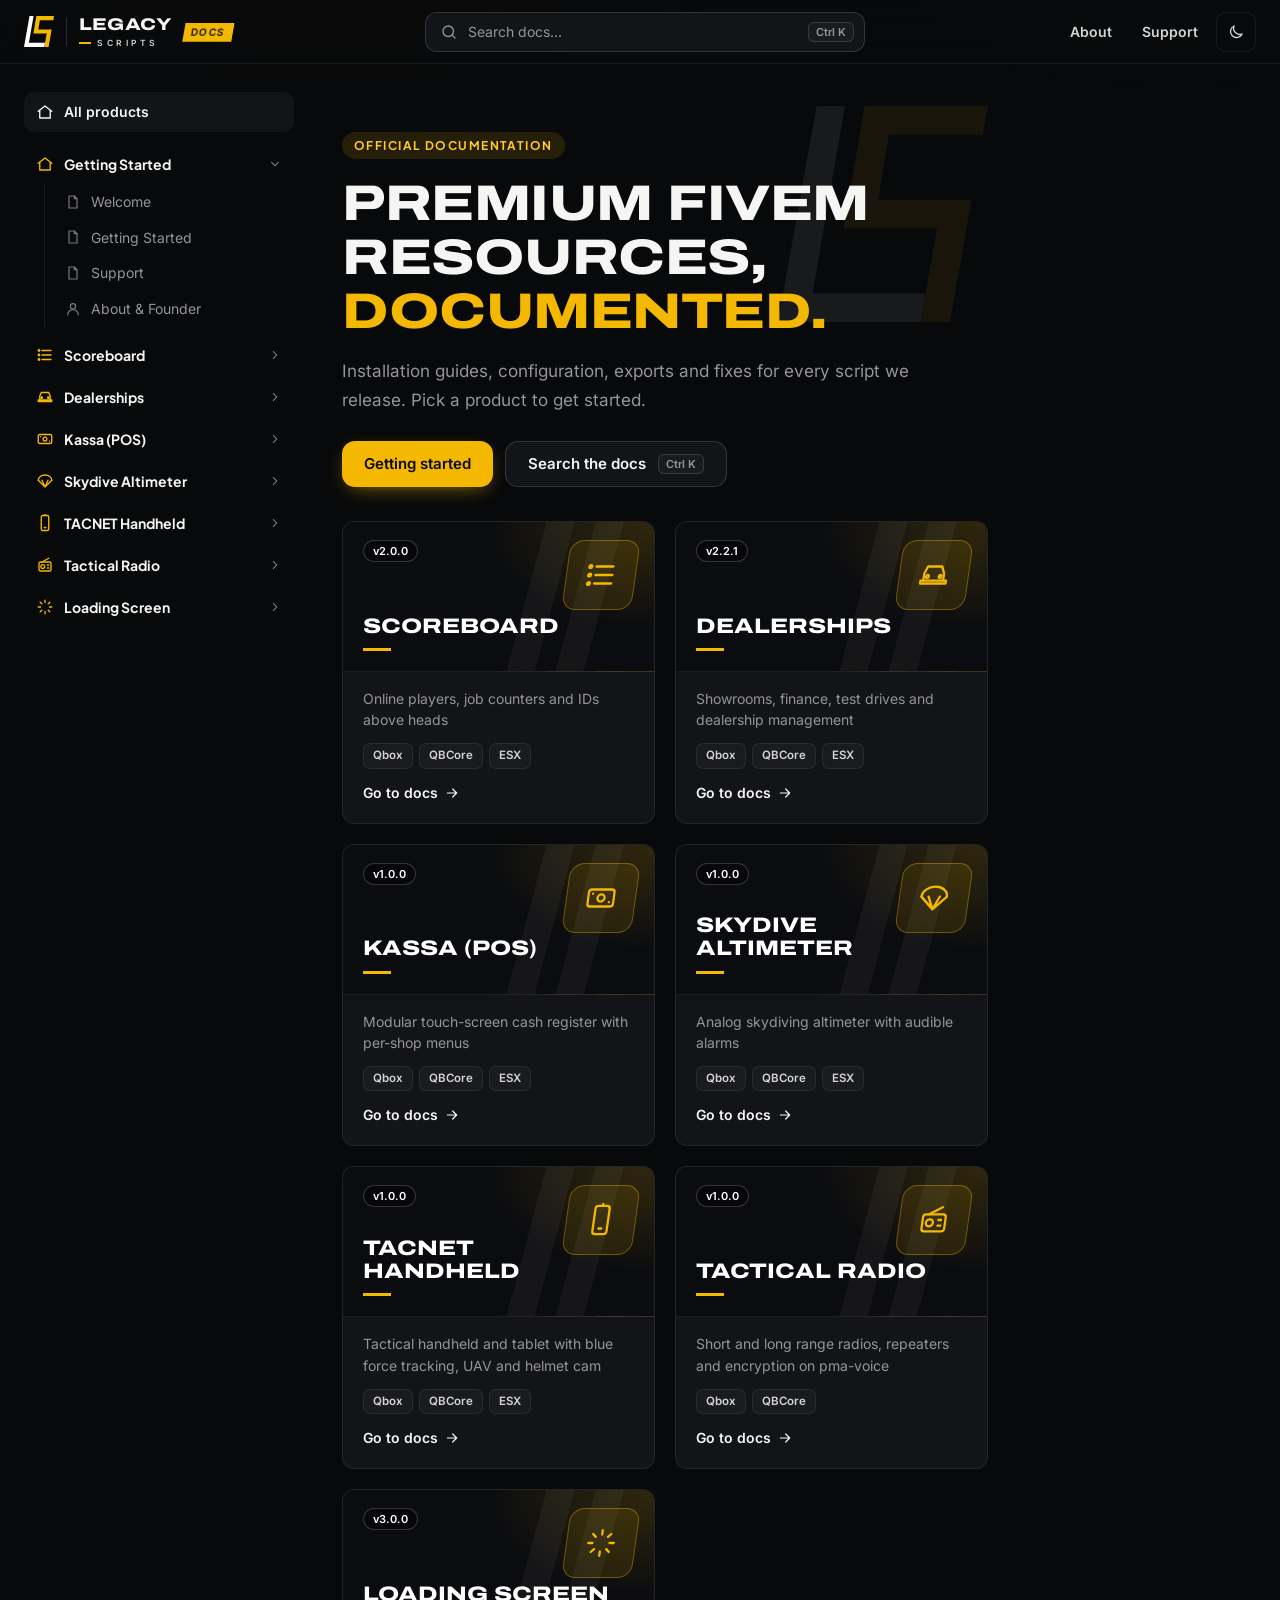
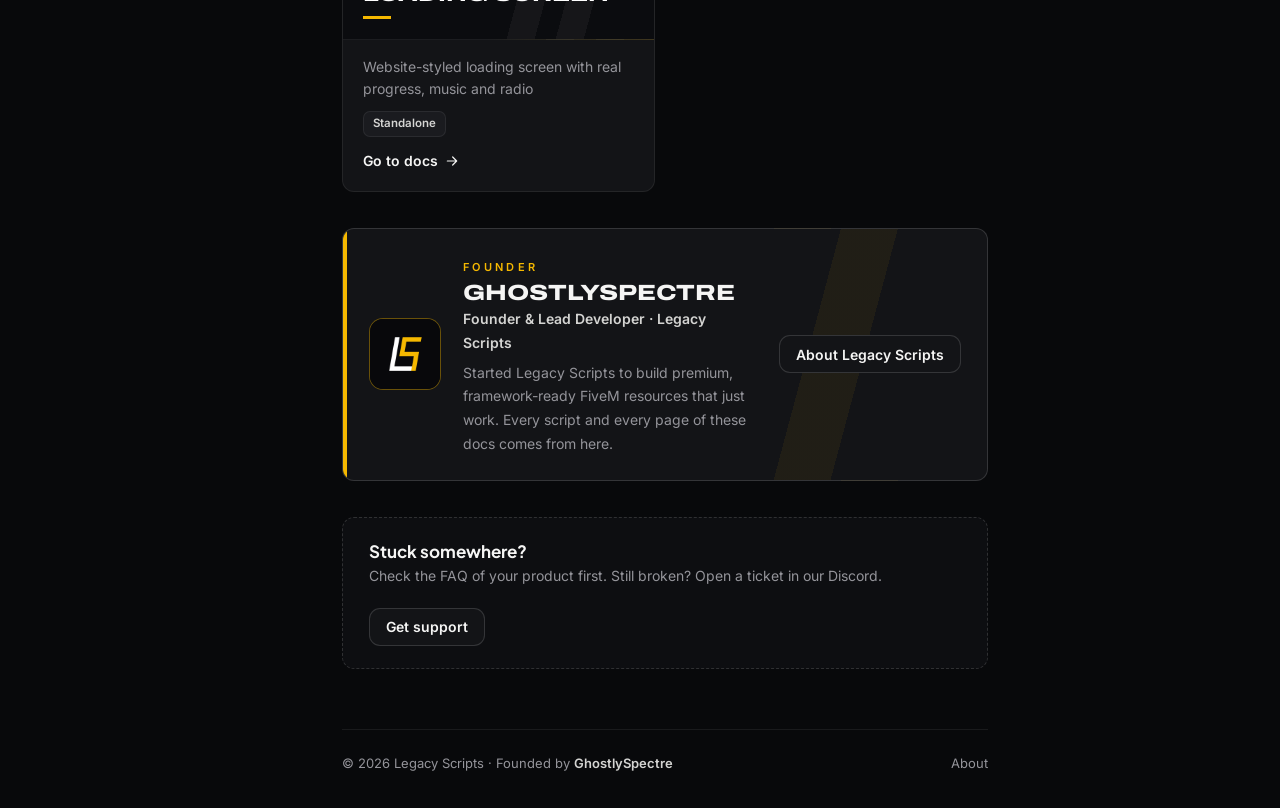
<file: index.html>
<!doctype html>
<html lang="en" data-theme="dark">
<head>
  <meta charset="utf-8">
  <meta name="viewport" content="width=device-width, initial-scale=1">
  <title>Legacy Scripts Docs</title>
  <meta name="description" content="Installation guides, configuration, exports and FAQs for all Legacy Scripts FiveM resources. Founded by GhostlySpectre.">
  <meta name="author" content="GhostlySpectre">
  <meta name="theme-color" content="#08090b">
  <meta property="og:title" content="Legacy Scripts Docs">
  <meta property="og:site_name" content="Legacy Scripts">
  <meta name="twitter:card" content="summary_large_image">
  <meta property="og:description" content="Installation guides, configuration, exports and FAQs for all Legacy Scripts resources.">
  <meta property="og:image" content="https://docs.legacyroleplaynl.nl/assets/img/ls-banner.png">
  <link rel="icon" type="image/svg+xml" href="assets/img/ls-mark.svg">
  <link rel="icon" type="image/png" sizes="800x800" href="assets/img/ls-icon.png">
  <link rel="apple-touch-icon" href="assets/img/ls-icon.png">
  <link rel="preconnect" href="https://fonts.googleapis.com">
  <link rel="preconnect" href="https://fonts.gstatic.com" crossorigin>
  <link rel="stylesheet" href="https://fonts.googleapis.com/css2?family=Archivo:wdth,wght@125,800&display=swap">
  <link rel="stylesheet" href="assets/style.css">
  <script>
    try { var t = localStorage.getItem('ld-theme'); if (t) document.documentElement.dataset.theme = t; } catch (e) {}
  </script>
</head>
<body>
  <div class="glow" aria-hidden="true"></div>

  <header class="topbar">
    <div class="topbar-inner">
      <button class="icon-btn menu-btn" id="menuBtn" aria-label="Open menu">
        <svg viewBox="0 0 24 24"><path d="M4 7h16M4 12h16M4 17h16"/></svg>
      </button>
      <a href="#/" class="brand">
        <svg class="brand-mark" viewBox="219 209 371 382" aria-hidden="true"><path class="m-l" fill="#fff" stroke="none" d="M287 209h50l-57 331h200l-9 51H219z"/><path fill="#f5b800" stroke="none" d="M372 209h218l-9 51H415l-19 115h165l-38 216h-52l29-166H335z"/></svg>
        <span class="brand-sep"></span>
        <span class="brand-word"><b>LEGACY</b><small>SCRIPTS</small></span>
        <span class="brand-tag">DOCS</span>
      </a>
      <button class="search-trigger" id="searchBtn">
        <svg viewBox="0 0 24 24"><circle cx="11" cy="11" r="7"/><path d="m20 20-3.5-3.5"/></svg>
        <span>Search docs…</span>
        <kbd>Ctrl K</kbd>
      </button>
      <nav class="top-links">
        <a href="#/general/about">About</a>
        <a href="#/general/support">Support</a>
        <a class="btn-primary" id="storeBtn" href="#" target="_blank" rel="noopener" hidden>Store
          <svg viewBox="0 0 24 24"><path d="m9 6 6 6-6 6"/></svg></a>
        <button class="icon-btn" id="themeBtn" aria-label="Toggle theme">
          <svg class="i-moon" viewBox="0 0 24 24"><path d="M20 14.5A8 8 0 0 1 9.5 4a8 8 0 1 0 10.5 10.5Z"/></svg>
          <svg class="i-sun" viewBox="0 0 24 24"><circle cx="12" cy="12" r="4"/><path d="M12 2v2M12 20v2M4.9 4.9l1.4 1.4M17.7 17.7l1.4 1.4M2 12h2M20 12h2M4.9 19.1l1.4-1.4M17.7 6.3l1.4-1.4"/></svg>
        </button>
      </nav>
    </div>
  </header>

  <div class="layout">
    <aside class="sidebar" id="sidebar" aria-label="Documentation navigation"></aside>
    <div class="scrim" id="scrim"></div>
    <main class="main" id="main" tabindex="-1">
      <div class="loading">Loading…</div>
    </main>
    <aside class="toc" id="toc" aria-label="On this page"></aside>
  </div>

  <div class="search-modal" id="searchModal" hidden>
    <div class="search-box" role="dialog" aria-modal="true" aria-label="Search">
      <div class="search-input">
        <svg viewBox="0 0 24 24"><circle cx="11" cy="11" r="7"/><path d="m20 20-3.5-3.5"/></svg>
        <input id="searchInput" type="search" placeholder="Search installation, config, exports…" autocomplete="off">
        <kbd>Esc</kbd>
      </div>
      <ul class="search-results" id="searchResults"></ul>
    </div>
  </div>

  <script src="assets/markdown.js"></script>
  <script src="assets/app.js"></script>
</body>
</html>
</file>
<file: assets/style.css>
@font-face { font-family: "Inter"; font-weight: 400; font-display: swap; src: url(fonts/inter-latin-400-normal.woff2) format("woff2"); }
@font-face { font-family: "Inter"; font-weight: 600; font-display: swap; src: url(fonts/inter-latin-600-normal.woff2) format("woff2"); }
@font-face { font-family: "Jakarta"; font-weight: 600; font-display: swap; src: url(fonts/plus-jakarta-sans-latin-600-normal.woff2) format("woff2"); }
@font-face { font-family: "Jakarta"; font-weight: 700; font-display: swap; src: url(fonts/plus-jakarta-sans-latin-700-normal.woff2) format("woff2"); }
@font-face { font-family: "Jakarta"; font-weight: 800; font-display: swap; src: url(fonts/plus-jakarta-sans-latin-800-normal.woff2) format("woff2"); }

:root {
  --bg: #08090b;
  --bg-2: #0d0e11;
  --surface: #131417;
  --surface-2: #1a1b1f;
  --line: rgba(255, 255, 255, .07);
  --line-strong: rgba(255, 255, 255, .14);
  --text: #f5f5f4;
  --text-2: #d4d4d2;
  --muted: #94949a;
  --accent: #f5b800;
  --accent-2: #ffc928;
  --accent-dark: #d99e00;
  --accent-ink: #0a0a0a;
  --accent-soft: rgba(245, 184, 0, .12);
  --code-bg: #0d0e11;
  --note: #60a5fa;
  --tip: #4ade80;
  --warn: #fbbf24;
  --font: "Inter", system-ui, -apple-system, "Segoe UI", sans-serif;
  --display: "Jakarta", "Inter", system-ui, sans-serif;
  --brand: "Archivo", "Jakarta", system-ui, sans-serif;
  --mono: ui-monospace, "Cascadia Code", "JetBrains Mono", Consolas, monospace;
  --radius: 12px;
  --top-h: 64px;
  --side-w: 270px;
  --toc-w: 220px;
  color-scheme: dark;
}
:root[data-theme="light"] {
  --bg: #fafaf9;
  --bg-2: #f2f2f0;
  --surface: #ffffff;
  --surface-2: #f4f4f2;
  --line: rgba(10, 10, 10, .08);
  --line-strong: rgba(10, 10, 10, .16);
  --text: #111113;
  --text-2: #36363a;
  --muted: #6b6b70;
  --accent: #b88700;
  --accent-2: #a37800;
  --accent-soft: rgba(245, 184, 0, .16);
  --code-bg: #111214;
  color-scheme: light;
}

* { box-sizing: border-box; }
html { scroll-padding-top: calc(var(--top-h) + 20px); -webkit-text-size-adjust: 100%; }
body {
  margin: 0; background: var(--bg); color: var(--text);
  font: 15.5px/1.7 var(--font); -webkit-font-smoothing: antialiased;
}
body.modal-open { overflow: hidden; }
a { color: inherit; text-decoration: none; }
svg { width: 18px; height: 18px; fill: none; stroke: currentColor; stroke-width: 1.8; stroke-linecap: round; stroke-linejoin: round; flex: none; }
kbd {
  font: 600 11px var(--font); color: var(--muted); padding: 2px 7px; border-radius: 6px;
  border: 1px solid var(--line-strong); background: var(--surface-2);
}
.glow {
  position: fixed; inset: -20vh -10vw auto; height: 70vh; z-index: -1; pointer-events: none;
  background: radial-gradient(50% 60% at 30% 0%, rgba(245, 184, 0, .16), transparent 70%),
              radial-gradient(40% 50% at 85% 10%, rgba(255, 255, 255, .03), transparent 70%);
}
:root[data-theme="light"] .glow { opacity: .55; }

/* ---------- top bar ---------- */
.topbar {
  position: sticky; top: 0; z-index: 40; height: var(--top-h);
  background: color-mix(in srgb, var(--bg) 78%, transparent);
  backdrop-filter: blur(14px) saturate(140%); -webkit-backdrop-filter: blur(14px) saturate(140%);
  border-bottom: 1px solid var(--line);
}
.topbar-inner { max-width: 1480px; margin: 0 auto; height: 100%; display: flex; align-items: center; gap: 16px; padding: 0 24px; }
.brand { display: flex; align-items: center; gap: 12px; white-space: nowrap; color: var(--text); }
.brand-mark { width: 30px; height: 31px; }
.brand-sep { width: 1px; height: 28px; background: var(--line-strong); }
.brand-word { display: flex; flex-direction: column; line-height: 1; }
.brand-word b { font: 800 17px var(--brand); font-stretch: 125%; letter-spacing: .01em; }
.brand-word small { display: flex; align-items: center; gap: 6px; margin-top: 4px; font: 600 8.5px var(--font); letter-spacing: .42em; color: var(--text-2); }
.brand-word small::before { content: ""; width: 12px; height: 2px; background: var(--accent); }
.brand-tag { font: 800 10px var(--font); letter-spacing: .14em; color: var(--accent-ink); background: var(--accent); padding: 3px 7px; transform: skewX(-10deg); }
:root[data-theme="light"] .brand-mark .m-l { fill: #111; }
.search-trigger {
  flex: 1; max-width: 440px; margin: 0 auto; display: flex; align-items: center; gap: 10px;
  height: 40px; padding: 0 10px 0 14px; border-radius: 12px; cursor: pointer;
  background: var(--surface); border: 1px solid var(--line-strong); color: var(--muted);
  font: 14px var(--font); transition: border-color .15s, box-shadow .15s;
}
.search-trigger:hover { border-color: var(--accent); box-shadow: 0 0 0 4px var(--accent-soft); }
.search-trigger span { flex: 1; text-align: left; }
.top-links { display: flex; align-items: center; gap: 6px; }
.top-links > a:not(.btn-primary) { padding: 8px 12px; border-radius: 10px; color: var(--text-2); font-size: 14px; font-weight: 600; }
.top-links > a:not(.btn-primary):hover { color: var(--text); background: var(--surface); }
.icon-btn {
  width: 40px; height: 40px; display: grid; place-items: center; border-radius: 10px; cursor: pointer;
  background: transparent; border: 1px solid var(--line); color: var(--text-2);
}
.icon-btn:hover { background: var(--surface); color: var(--text); }
.menu-btn { display: none; }
:root[data-theme="dark"] .i-sun, :root[data-theme="light"] .i-moon { display: none; }

.btn-primary, .btn-ghost {
  display: inline-flex; align-items: center; gap: 8px; height: 38px; padding: 0 16px; border-radius: 11px;
  font: 600 14px var(--font); cursor: pointer; white-space: nowrap; transition: transform .15s, background .15s, border-color .15s;
}
.btn-primary { background: var(--accent); color: var(--accent-ink, #0a0a0a); border: 0; font-weight: 700; box-shadow: 0 6px 20px -8px rgba(245, 184, 0, .7); }
:root[data-theme="light"] .btn-primary { background: #f5b800; color: #0a0a0a; }
.btn-primary:hover { background: var(--accent-2); }
.btn-primary svg { width: 16px; height: 16px; }
.btn-primary:hover { transform: translateY(-1px); }
.btn-ghost { background: var(--surface); color: var(--text); border: 1px solid var(--line-strong); }
.btn-ghost:hover { border-color: var(--accent); }
.btn-ghost.ok { border-color: var(--tip); color: var(--tip); }
.btn-primary.lg, .btn-ghost.lg { height: 46px; padding: 0 22px; font-size: 15px; border-radius: 13px; }
.btn-ghost.sm { height: 32px; padding: 0 12px; font-size: 13px; border-radius: 9px; }
.btn-ghost.sm svg { width: 15px; height: 15px; }

/* ---------- layout ---------- */
.layout {
  max-width: 1480px; margin: 0 auto; padding: 0 24px;
  display: grid; grid-template-columns: var(--side-w) minmax(0, 1fr) var(--toc-w); gap: 48px;
}
.sidebar, .toc {
  position: sticky; top: var(--top-h); align-self: start;
  height: calc(100vh - var(--top-h)); overflow-y: auto; padding: 28px 0 40px;
  scrollbar-width: thin; scrollbar-color: var(--line-strong) transparent;
}
.main { min-width: 0; padding: 32px 0 0; outline: none; }
.loading { color: var(--muted); padding: 40px 0; }

/* ---------- sidebar ---------- */
.side-home, .side-title, .side-group a {
  display: flex; align-items: center; gap: 10px; width: 100%; border-radius: 10px;
}
.side-home { padding: 8px 12px; margin-bottom: 14px; font-weight: 600; color: var(--text-2); font-size: 14px; }
.side-home:hover, .side-home.active { background: var(--surface); color: var(--text); }
.side-group { margin-bottom: 6px; }
.side-title {
  padding: 9px 12px; background: none; border: 0; cursor: pointer; color: var(--text);
  font: 700 14px var(--display); text-align: left;
}
.side-title span { flex: 1; }
.side-title .ico { color: var(--accent); }
.side-title:hover { background: var(--surface); }
.chev { width: 14px; height: 14px; color: var(--muted); transition: transform .2s; }
.side-group.open .chev { transform: rotate(90deg); }
.side-group ul { list-style: none; margin: 2px 0 10px 20px; padding: 0 0 0 10px; border-left: 1px solid var(--line); display: none; }
.side-group.open ul { display: block; }
.side-group li a { padding: 6px 10px; font-size: 14px; color: var(--muted); position: relative; }
.side-group li a .ico { width: 16px; height: 16px; opacity: .8; }
.side-group li a:hover { color: var(--text); background: var(--surface); }
.side-group li a.active { color: var(--accent-2); background: var(--accent-soft); font-weight: 600; }
:root[data-theme="light"] .side-group li a.active { color: var(--accent); }
.side-group li a.active::before { content: ""; position: absolute; left: -11px; top: 8px; bottom: 8px; width: 2px; border-radius: 2px; background: var(--accent); }

/* ---------- home ---------- */
.hero { padding: 36px 0 34px; }
.eyebrow {
  display: inline-block; font: 700 12px var(--display); letter-spacing: .12em; text-transform: uppercase;
  color: var(--accent-2); background: var(--accent-soft); padding: 6px 12px; border-radius: 99px; margin-bottom: 18px;
}
:root[data-theme="light"] .eyebrow { color: var(--accent); }
.hero { position: relative; }
.hero h1 { font: 800 clamp(30px, 4.2vw, 50px)/1.08 var(--brand); font-stretch: 125%; letter-spacing: -.01em; text-transform: uppercase; margin: 0 0 18px; }
.grad { color: var(--accent); }
.hero::after {
  content: ""; position: absolute; right: 0; top: 10px; width: 210px; height: 216px; z-index: -1; opacity: .07;
  background: url(img/ls-mark.svg) no-repeat center / contain;
}
.hero p { color: var(--muted); font-size: 17px; max-width: 580px; margin: 0 0 26px; }
.hero-actions { display: flex; gap: 12px; flex-wrap: wrap; }
.hero-actions kbd { margin-left: 4px; }

.grid { display: grid; grid-template-columns: repeat(auto-fill, minmax(270px, 1fr)); gap: 20px; }
.card {
  display: flex; flex-direction: column; border-radius: var(--radius); overflow: hidden;
  background: var(--surface); border: 1px solid var(--line); transition: transform .2s, border-color .2s, box-shadow .2s;
}
.card:hover { transform: translateY(-3px); border-color: color-mix(in srgb, var(--accent) 55%, transparent); box-shadow: 0 18px 40px -18px rgba(245, 184, 0, .45); }
.card-art {
  position: relative; height: 150px; padding: 20px; display: flex; flex-direction: column; justify-content: flex-end;
  background:
    linear-gradient(105deg, transparent 0 58%, rgba(255,255,255,.045) 58% 66%, transparent 66% 72%, rgba(255,255,255,.045) 72% 80%, transparent 80%),
    radial-gradient(90% 120% at 100% 0%, rgba(245, 184, 0, .16), transparent 60%),
    #0b0c0f;
  border-bottom: 1px solid var(--line);
}
.card-icon {
  position: absolute; top: 18px; right: 18px; width: 70px; height: 70px; display: grid; place-items: center;
  border-radius: 14px; background: rgba(245, 184, 0, .1); border: 1px solid rgba(245, 184, 0, .35);
  color: #f5b800; transform: skewX(-8deg); transition: transform .3s;
}
.card:hover .card-icon { transform: skewX(0) scale(1.05); }
.card-icon .ico { width: 34px; height: 34px; stroke-width: 1.6; }
.card-name { font: 800 21px/1.1 var(--brand); font-stretch: 125%; color: #fff; text-transform: uppercase; }
.card-name::after { content: ""; display: block; width: 28px; height: 3px; margin-top: 10px; background: #f5b800; }
.pill {
  position: absolute; top: 18px; left: 20px; font: 700 11px var(--font); color: #fff;
  background: rgba(0, 0, 0, .35); border: 1px solid rgba(255, 255, 255, .18); padding: 3px 9px; border-radius: 99px;
}
.card-body { padding: 16px 20px 18px; display: flex; flex-direction: column; gap: 12px; flex: 1; }
.card-body p { margin: 0; color: var(--muted); font-size: 14px; line-height: 1.55; flex: 1; }
.chips { display: flex; flex-wrap: wrap; gap: 6px; }
.chips span { font-size: 11.5px; font-weight: 600; color: var(--text-2); padding: 2px 9px; border-radius: 7px; background: var(--surface-2); border: 1px solid var(--line); }
.go { display: inline-flex; align-items: center; gap: 6px; font-weight: 600; font-size: 14px; color: var(--text); }
.go svg { width: 16px; height: 16px; transition: transform .2s; }
.card:hover .go { color: var(--accent-2); }
.card:hover .go svg { transform: translateX(4px); }

.help-strip {
  margin-top: 36px; display: flex; align-items: center; justify-content: space-between; gap: 20px; flex-wrap: wrap;
  padding: 22px 26px; border-radius: var(--radius); border: 1px dashed var(--line-strong); background: var(--bg-2);
}
.help-strip h3 { margin: 0 0 2px; font: 700 17px var(--display); }
.help-strip p { margin: 0; color: var(--muted); font-size: 14px; }

/* ---------- doc page ---------- */
.doc-top { display: flex; align-items: center; justify-content: space-between; gap: 12px; flex-wrap: wrap; margin-bottom: 18px; }
.crumbs { display: flex; gap: 8px; align-items: center; font-size: 13.5px; color: var(--muted); flex-wrap: wrap; }
.crumbs a:hover { color: var(--accent-2); }
.crumbs b { color: var(--text-2); font-weight: 600; }
.page-actions { display: flex; gap: 8px; }

.doc { max-width: 780px; }
.doc h1 { font: 800 clamp(30px, 3.6vw, 40px)/1.15 var(--display); letter-spacing: -.025em; margin: 0 0 10px; }
.doc h1 + p { font-size: 17.5px; color: var(--muted); margin-top: 0; padding-bottom: 22px; border-bottom: 1px solid var(--line); }
.doc h2 { font: 700 24px/1.3 var(--display); letter-spacing: -.015em; margin: 44px 0 12px; }
.doc h3 { font: 700 18px/1.35 var(--display); margin: 30px 0 8px; }
.doc h4 { font: 700 15px var(--display); margin: 22px 0 6px; }
.doc h2, .doc h3 { position: relative; scroll-margin-top: calc(var(--top-h) + 20px); border-radius: 6px; transition: background .4s; }
.doc .flash { background: var(--accent-soft); }
.anchor { margin-left: 8px; color: var(--accent); opacity: 0; font-weight: 600; transition: opacity .15s; }
.doc h2:hover .anchor, .doc h3:hover .anchor { opacity: .8; }
.doc p, .doc li { color: var(--text-2); }
.doc a:not(.anchor) { color: var(--accent-2); text-decoration: underline; text-decoration-color: color-mix(in srgb, var(--accent) 40%, transparent); text-underline-offset: 3px; }
:root[data-theme="light"] .doc a:not(.anchor) { color: var(--accent); }
.doc a:not(.anchor):hover { text-decoration-color: currentColor; }
.doc strong { color: var(--text); }
.doc ul, .doc ol { padding-left: 22px; }
.doc li { margin: 4px 0; }
.doc li::marker { color: var(--accent); }
.doc ol li::marker { font-weight: 700; }
.doc hr { border: 0; border-top: 1px solid var(--line); margin: 36px 0; }
.doc :not(pre) > code {
  font: 13.5px var(--mono); padding: 2px 6px; border-radius: 6px;
  background: var(--surface-2); border: 1px solid var(--line); color: var(--text); word-break: break-word;
}
.doc blockquote { margin: 18px 0; padding: 4px 18px; border-left: 3px solid var(--line-strong); color: var(--muted); }

.code { margin: 18px 0; border-radius: 13px; overflow: hidden; border: 1px solid var(--line-strong); background: var(--code-bg); }
.code-head {
  display: flex; align-items: center; justify-content: space-between; padding: 6px 8px 6px 14px;
  border-bottom: 1px solid rgba(255,255,255,.07); background: rgba(255, 255, 255, .03);
  font: 600 11.5px var(--font); text-transform: uppercase; letter-spacing: .08em; color: #8f879a;
}
.copy-code {
  font: 600 12px var(--font); color: #cfc8d8; background: rgba(255,255,255,.06); border: 1px solid rgba(255,255,255,.1);
  border-radius: 7px; padding: 4px 10px; cursor: pointer; text-transform: none; letter-spacing: 0;
}
.copy-code:hover { color: #fff; border-color: var(--accent); }
.copy-code.ok { color: var(--tip); border-color: var(--tip); }
.code pre { margin: 0; padding: 16px 18px; overflow-x: auto; }
.code code { font: 13.5px/1.65 var(--mono); color: #e8e3ee; white-space: pre; }
.t-k { color: #ff79b4; } .t-s { color: #a5e3a0; } .t-n { color: #f8b86e; } .t-c { color: #6e6680; font-style: italic; } .t-f { color: #8ec5ff; }

.table-wrap { overflow-x: auto; margin: 18px 0; border: 1px solid var(--line-strong); border-radius: 12px; }
.doc table { width: 100%; border-collapse: collapse; font-size: 14px; }
.doc th { text-align: left; font: 700 13px var(--display); background: var(--surface-2); color: var(--text); }
.doc th, .doc td { padding: 10px 14px; border-bottom: 1px solid var(--line); vertical-align: top; }
.doc tr:last-child td { border-bottom: 0; }
.doc td { color: var(--text-2); }

.callout { --c: var(--note); margin: 20px 0; padding: 12px 16px 12px 18px; border-radius: 12px; border: 1px solid color-mix(in srgb, var(--c) 30%, transparent); background: color-mix(in srgb, var(--c) 8%, transparent); }
.callout-tip { --c: var(--tip); } .callout-warning { --c: var(--warn); }
:root[data-theme="light"] .callout-tip { --c: #16a34a; } :root[data-theme="light"] .callout-warning { --c: #d97706; } :root[data-theme="light"] .callout-note { --c: #2563eb; }
.callout-title { font: 700 13px var(--display); text-transform: uppercase; letter-spacing: .08em; color: var(--c); margin-bottom: 2px; }
.callout p { margin: 4px 0; }

.pager { max-width: 780px; display: grid; grid-template-columns: 1fr 1fr; gap: 14px; margin: 48px 0 0; }
.pager a { display: flex; flex-direction: column; padding: 14px 18px; border-radius: 13px; border: 1px solid var(--line-strong); font-weight: 600; transition: border-color .15s; }
.pager a:hover { border-color: var(--accent); }
.pager small { color: var(--muted); font-weight: 400; font-size: 12.5px; }
.pager .next { text-align: right; }

.foot { display: flex; justify-content: space-between; flex-wrap: wrap; gap: 10px; margin-top: 60px; padding: 22px 0 34px; border-top: 1px solid var(--line); color: var(--muted); font-size: 13px; }
.foot a:hover { color: var(--accent-2); }

/* ---------- toc ---------- */
.toc-title { font: 700 12px var(--display); letter-spacing: .1em; text-transform: uppercase; color: var(--muted); margin: 6px 0 10px; }
.toc ul { list-style: none; margin: 0; padding: 0; border-left: 1px solid var(--line); }
.toc li a { display: block; padding: 4px 12px; margin-left: -1px; font-size: 13px; color: var(--muted); border-left: 2px solid transparent; line-height: 1.45; }
.toc li.l3 a { padding-left: 24px; font-size: 12.5px; }
.toc li a:hover { color: var(--text); }
.toc li a.active { color: var(--accent-2); border-left-color: var(--accent); }

/* ---------- search ---------- */
.search-modal { position: fixed; inset: 0; z-index: 100; background: rgba(5, 3, 8, .6); backdrop-filter: blur(6px); display: flex; justify-content: center; align-items: flex-start; padding: 12vh 16px 16px; }
.search-modal[hidden] { display: none; }
.search-box { width: 100%; max-width: 640px; background: var(--surface); border: 1px solid var(--line-strong); border-radius: 18px; box-shadow: 0 30px 80px -20px rgba(0,0,0,.6); overflow: hidden; }
.search-input { display: flex; align-items: center; gap: 12px; padding: 0 16px; border-bottom: 1px solid var(--line); }
.search-input svg { color: var(--accent); }
.search-input input { flex: 1; height: 56px; border: 0; outline: 0; background: none; color: var(--text); font: 16px var(--font); }
.search-input input::-webkit-search-cancel-button { display: none; }
.search-results { list-style: none; margin: 0; padding: 8px; max-height: 56vh; overflow-y: auto; }
.search-results a { display: flex; flex-direction: column; gap: 1px; padding: 10px 14px; border-radius: 11px; }
.search-results a.sel, .search-results a:hover { background: var(--accent-soft); }
.r-path { font-size: 11.5px; font-weight: 600; color: var(--accent-2); text-transform: uppercase; letter-spacing: .05em; }
:root[data-theme="light"] .r-path { color: var(--accent); }
.r-title { font-weight: 600; }
.r-snip { font-size: 13px; color: var(--muted); white-space: nowrap; overflow: hidden; text-overflow: ellipsis; }
.r-snip mark { background: none; color: var(--text); font-weight: 600; }
.search-results .empty { padding: 26px; text-align: center; color: var(--muted); font-size: 14px; }

.scrim { display: none; }

/* ---------- responsive ---------- */
@media (max-width: 1200px) {
  .layout { grid-template-columns: var(--side-w) minmax(0, 1fr); gap: 40px; }
  .toc { display: none; }
}
@media (max-width: 900px) {
  .layout { grid-template-columns: minmax(0, 1fr); padding: 0 16px; }
  .topbar-inner { padding: 0 16px; gap: 10px; }
  .menu-btn { display: grid; }
  .top-links > a:not(.btn-primary) { display: none; }
  .search-trigger { max-width: none; }
  .sidebar {
    position: fixed; top: var(--top-h); left: 0; bottom: 0; height: auto; width: min(300px, 85vw); z-index: 30;
    background: var(--bg); border-right: 1px solid var(--line); padding: 20px 14px;
    transform: translateX(-100%); transition: transform .25s ease;
  }
  body.menu-open .sidebar { transform: none; }
  body.menu-open .scrim { display: block; position: fixed; inset: var(--top-h) 0 0; z-index: 25; background: rgba(0, 0, 0, .5); }
}
@media (max-width: 600px) {
  .brand-word, .brand-sep, .search-trigger kbd, .top-links .btn-primary { display: none; }
  .search-trigger span { font-size: 13px; }
  .hero { padding-top: 20px; }
  .pager { grid-template-columns: 1fr; }
  .page-actions .btn-ghost[href] { display: none; }
  .hero-actions kbd { display: none; }
}

/* ---------- founder ---------- */
.founder {
  margin-top: 36px; display: grid; grid-template-columns: auto 1fr auto; gap: 22px; align-items: center;
  padding: 24px 26px; border-radius: var(--radius); border: 1px solid var(--line-strong); position: relative; overflow: hidden;
  background: linear-gradient(105deg, transparent 0 70%, rgba(245, 184, 0, .06) 70% 78%, transparent 78%), var(--surface);
}
.founder::before { content: ""; position: absolute; left: 0; top: 0; bottom: 0; width: 4px; background: var(--accent); }
.founder-avatar {
  width: 72px; height: 72px; display: grid; place-items: center; border-radius: 14px; overflow: hidden;
  background: #0b0c0f; border: 1px solid rgba(245, 184, 0, .4);
}
.founder-avatar img { width: 100%; height: 100%; object-fit: cover; }
.founder-label { font: 700 11px var(--font); letter-spacing: .3em; text-transform: uppercase; color: var(--accent); }
.founder h3 { margin: 2px 0 2px; font: 800 22px var(--brand); font-stretch: 125%; text-transform: uppercase; }
.founder-role { color: var(--text-2); font-weight: 600; font-size: 14px; }
.founder p { margin: 6px 0 0; color: var(--muted); font-size: 14px; max-width: 560px; }
.foot b { color: var(--text-2); }
@media (max-width: 700px) {
  .founder { grid-template-columns: auto 1fr; }
  .founder .btn-ghost { grid-column: 1 / -1; justify-self: start; }
  .hero::after { display: none; }
}

[hidden] { display: none !important; }
</file>
